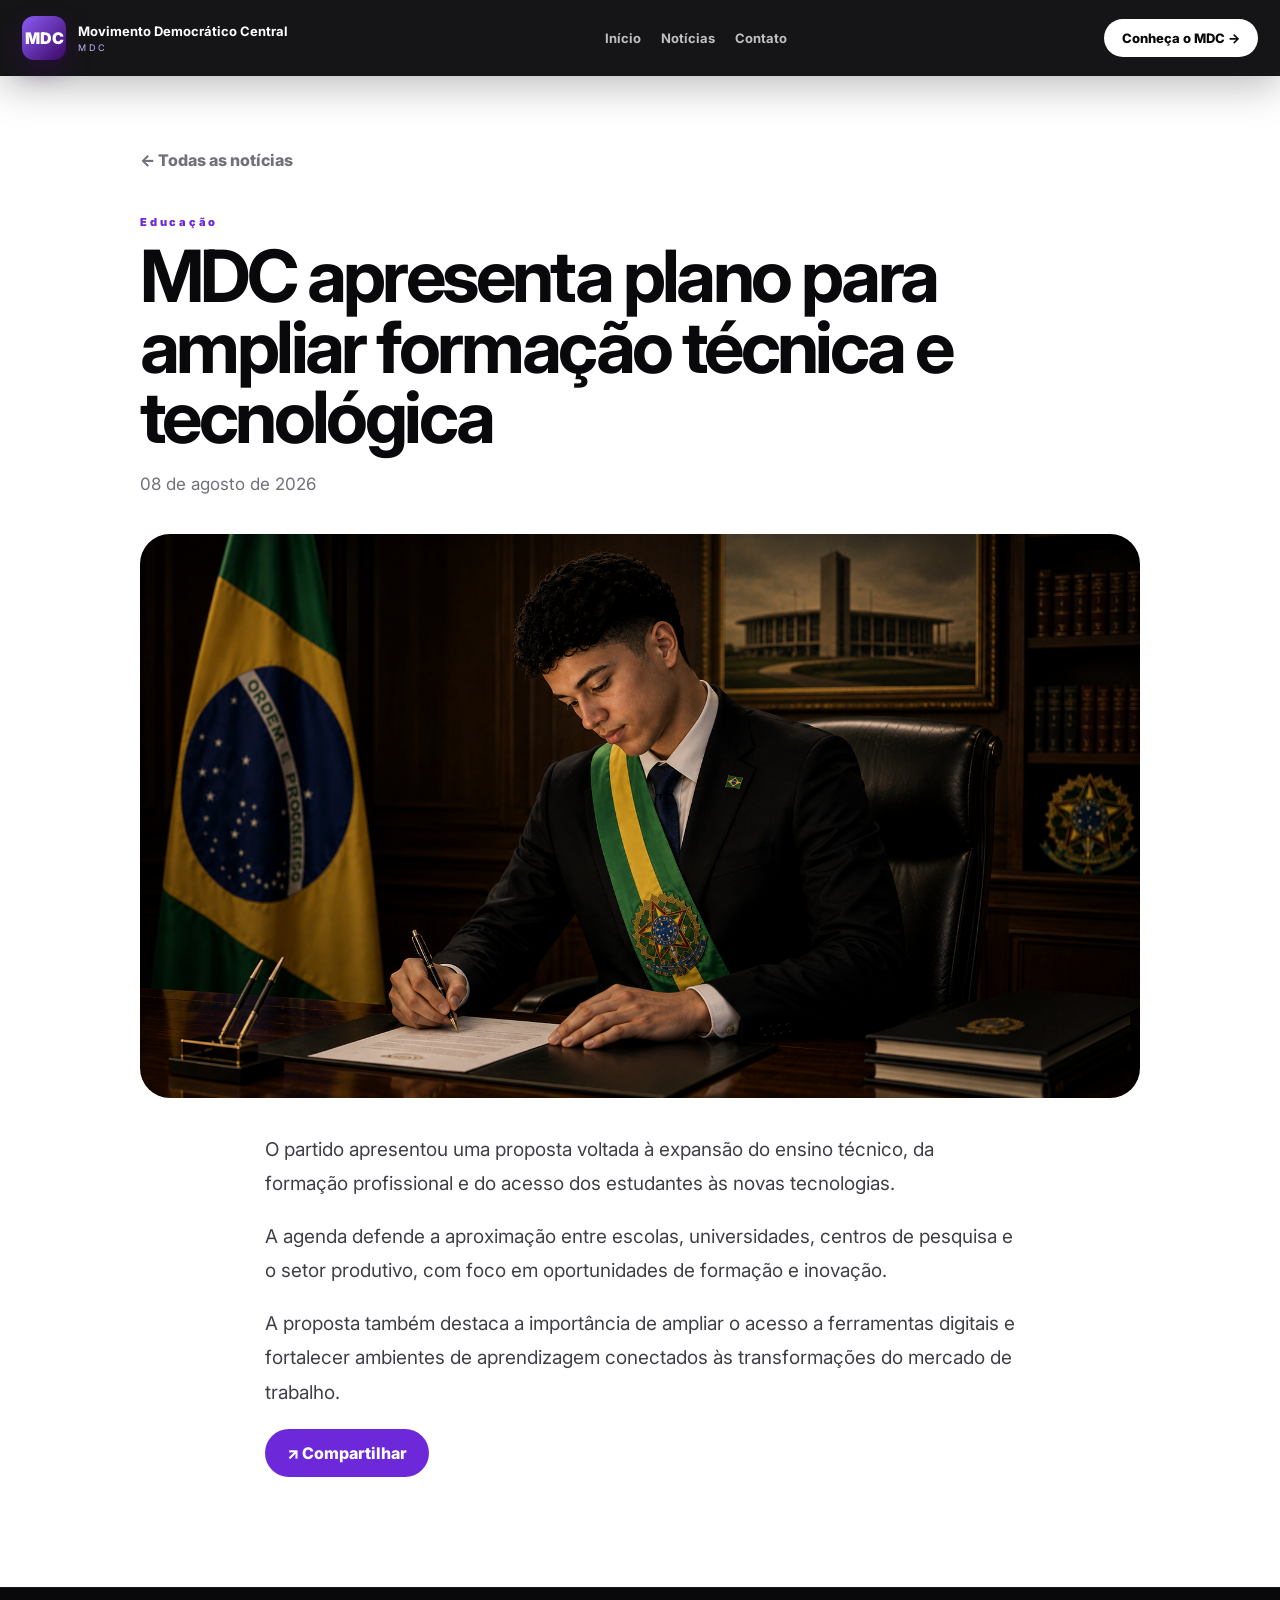
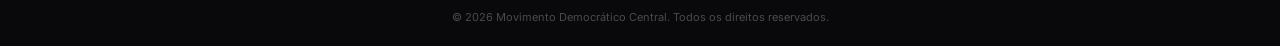
<file: html/noticia.html>
<!DOCTYPE html>
<html lang="pt-BR">

<head>
    <meta charset="UTF-8">
    <meta name="viewport" content="width=device-width, initial-scale=1.0">

    <title>Notícia — MDC</title>

    <link rel="preconnect" href="https://fonts.googleapis.com">
    <link rel="preconnect" href="https://fonts.gstatic.com" crossorigin>

    <link
        href="https://fonts.googleapis.com/css2?family=Inter:wght@400;500;600;700;800;900&display=swap"
        rel="stylesheet"
    >

    <link rel="stylesheet" href="../css/style.css">
</head>

<body>

    <header id="header" class="scrolled">
        <div class="nav-wrap">

            <a href="index.html" class="brand">
                <span class="logo">MDC</span>

                <span class="brand-text">
                    <strong>Movimento Democrático Central</strong>
                    <small>MDC</small>
                </span>
            </a>

            <nav class="desktop-nav">
                <a href="index.html">Início</a>
                <a href="noticias.html">Notícias</a>
                <a href="index.html#contato">Contato</a>
            </nav>

            <a class="header-btn" href="index.html#quem-somos">
                Conheça o MDC →
            </a>

        </div>
    </header>

    <main class="section" style="padding-top: 150px">

        <article class="container" style="max-width: 1000px">

            <a
                href="noticias.html"
                style="font-weight: 800; color: #71717a"
            >
                ← Todas as notícias
            </a>

            <div id="article"></div>

        </article>

    </main>

    <footer>
        <div class="copyright">
            © 2026 Movimento Democrático Central. Todos os direitos reservados.
        </div>
    </footer>

    <script>
        const data = [
            [
                1,
                "Educação",
                "MDC apresenta plano para ampliar formação técnica e tecnológica",
                "08 de agosto de 2026",
                "../image/presidente.png",
                [
                    "O partido apresentou uma proposta voltada à expansão do ensino técnico, da formação profissional e do acesso dos estudantes às novas tecnologias.",
                    "A agenda defende a aproximação entre escolas, universidades, centros de pesquisa e o setor produtivo, com foco em oportunidades de formação e inovação.",
                    "A proposta também destaca a importância de ampliar o acesso a ferramentas digitais e fortalecer ambientes de aprendizagem conectados às transformações do mercado de trabalho."
                ]
            ],

            [
                2,
                "Trabalho",
                "MDC debate medidas para estimular emprego e empreendedorismo",
                "06 de agosto de 2026",
                "https://images.unsplash.com/photo-1521737711867-e3b97375f902?auto=format&fit=crop&w=1600&q=85",
                [
                    "A proposta reúne iniciativas para reduzir burocracias, facilitar o acesso ao crédito e incentivar pequenos negócios.",
                    "O MDC defende medidas que favoreçam a abertura e a continuidade de empreendimentos, especialmente para quem está começando.",
                    "O objetivo é estimular a geração de renda e criar um ambiente mais favorável à inovação e à atividade produtiva."
                ]
            ],

            [
                3,
                "Saúde",
                "MDC propõe novas estratégias para reduzir filas na saúde pública",
                "04 de agosto de 2026",
                "https://images.unsplash.com/photo-1576091160399-112ba8d25d1d?auto=format&fit=crop&w=1600&q=85",
                [
                    "O plano destaca prevenção, tecnologia, integração de informações e melhoria da gestão dos serviços públicos.",
                    "Entre as diretrizes está o uso responsável de tecnologia para melhorar fluxos, facilitar o acesso a informações e apoiar a gestão.",
                    "A proposta também reforça a prevenção e a organização dos serviços como caminhos para melhorar o atendimento."
                ]
            ],

            [
                4,
                "Tecnologia",
                "MDC defende maior investimento em ciência, pesquisa e inovação",
                "02 de agosto de 2026",
                "https://images.unsplash.com/photo-1518770660439-4636190af475?auto=format&fit=crop&w=1600&q=85",
                [
                    "A proposta busca aproximar universidades, centros de pesquisa, empresas e poder público.",
                    "O MDC considera ciência, pesquisa e inovação instrumentos importantes para o desenvolvimento de soluções e para a competitividade brasileira.",
                    "A agenda propõe fortalecer conexões entre conhecimento, tecnologia e necessidades da sociedade."
                ]
            ],

            [
                5,
                "Sustentabilidade",
                "MDC apresenta agenda de sustentabilidade para o desenvolvimento brasileiro",
                "30 de julho de 2026",
                "../image/crianca.png",
                [
                    "A agenda reúne propostas relacionadas à reciclagem, energias renováveis, preservação ambiental e desenvolvimento sustentável.",
                    "A visão do MDC combina desenvolvimento e responsabilidade ambiental, buscando incentivar práticas sustentáveis e inovação.",
                    "A proposta também destaca educação ambiental, preservação e uso responsável dos recursos naturais."
                ]
            ]
        ];

        // Obtém o ID da notícia pela URL.
        // Exemplo: noticia.html?id=3
        const id = Number(
            new URLSearchParams(window.location.search).get("id") || 1
        );

        // Procura a notícia correspondente.
        // Caso não encontre, utiliza a primeira notícia.
        const noticia = data.find(item => item[0] === id) || data[0];

        // Gera os parágrafos da notícia.
        const paragrafos = noticia[5]
            .map(paragrafo => `
                <p
                    style="
                        font-size: 19px;
                        line-height: 1.8;
                        color: #3f3f46;
                    "
                >
                    ${paragrafo}
                </p>
            `)
            .join("");

        // Monta o conteúdo completo da notícia.
        document.getElementById("article").innerHTML = `
            <div
                class="eyebrow"
                style="margin-top: 45px"
            >
                ${noticia[1]}
            </div>

            <h1
                style="
                    font-size: clamp(42px, 6vw, 72px);
                    line-height: .98;
                    letter-spacing: -.05em;
                    margin: 10px 0;
                "
            >
                ${noticia[2]}
            </h1>

            <p style="color: #71717a">
                ${noticia[3]}
            </p>

            <img
                src="${noticia[4]}"
                 alt="${noticia[2]}"
                 class="${noticia[0] === 5 ? "imagem-sustentabilidade" : ""}"
                     style="
                        width: 100%;
                        height: auto;
                        max-height: 700px;
                        object-fit: contain;
                        background: #f3e8ff;
                        border-radius: 30px;
                        margin: 35px 0;
                        display: block;
"
>

            <div
                style="
                    max-width: 750px;
                    margin: auto;
                "
            >
                ${paragrafos}

                <button
                    class="btn primary"
                    id="shareButton"
                    type="button"
                >
                    ↗ Compartilhar
                </button>
            </div>
        `;

        // Compartilhamento
        const shareButton = document.getElementById("shareButton");

        shareButton.addEventListener("click", async () => {
            if (navigator.share) {
                try {
                    await navigator.share({
                        title: noticia[2],
                        text: noticia[2],
                        url: window.location.href
                    });
                } catch (error) {
                    // Usuário cancelou o compartilhamento.
                }
            } else {
                alert(
                    "O compartilhamento não está disponível neste navegador."
                );
            }
        });
    </script>

</body>

</html>
</file>
<file: css/style.css>
/* =========================================================
   RESET / CONFIGURAÇÕES GERAIS
========================================================= */

* {
    box-sizing: border-box;
}

html {
    scroll-behavior: smooth;
}

body {
    margin: 0;
    font-family: Inter, Arial, sans-serif;
    color: #09090B;
}

a {
    text-decoration: none;
    color: inherit;
}

button,
input,
textarea {
    font: inherit;
}

button {
    cursor: pointer;
}


/* =========================================================
   HEADER / NAVEGAÇÃO
========================================================= */

#header {
    position: fixed;
    z-index: 50;
    top: 0;
    left: 0;
    right: 0;

    color: #fff;

    transition: 0.3s;

    background: rgba(9, 9, 11, 0.12);
    backdrop-filter: blur(12px);
}

#header.scrolled {
    background: rgba(9, 9, 11, 0.95);
    box-shadow: 0 10px 40px #0004;
}

.nav-wrap {
    height: 76px;
    max-width: 1280px;
    margin: auto;
    padding: 0 22px;

    display: flex;
    align-items: center;
    justify-content: space-between;

    gap: 25px;
}

.brand {
    display: flex;
    align-items: center;
    gap: 12px;
}

.logo {
    width: 44px;
    height: 44px;

    border-radius: 12px;

    display: grid;
    place-items: center;

    font-weight: 900;

    background: linear-gradient(
        135deg,
        #8B5CF6,
        #3B0764
    );

    box-shadow: 0 10px 25px #3b076466;
}

.brand-text {
    display: flex;
    flex-direction: column;

    font-size: 13px;
}

.brand-text small {
    font-size: 9px;
    letter-spacing: 0.3em;
    color: #c4b5fd;
    margin-top: 3px;
}

.desktop-nav {
    display: flex;
    gap: 20px;

    font-size: 13px;
    font-weight: 700;

    color: #ffffffbb;
}

.desktop-nav a:hover {
    color: #fff;
}

.header-btn {
    background: #fff;
    color: #09090B;

    padding: 11px 18px;

    border-radius: 30px;

    font-size: 13px;
    font-weight: 800;
}

.hamburger {
    display: none;

    background: none;
    border: 0;

    color: #fff;
    font-size: 26px;
}

.mobile-nav {
    display: none;

    padding: 12px 22px 18px;

    background: #09090B;
    border-top: 1px solid #ffffff12;
}

.mobile-nav a {
    display: block;

    padding: 14px 0;

    border-bottom: 1px solid #ffffff0d;

    font-weight: 700;
}

.mobile-nav.open {
    display: block;
}


/* =========================================================
   HERO
========================================================= */

.hero {
    min-height: 88vh;

    position: relative;

    display: flex;
    align-items: flex-end;

    overflow: hidden;

    color: #fff;
}

.hero-bg {
    position: absolute;
    inset: 0;

    background-image: url(
        "https://images.unsplash.com/photo-1529156069898-49953e39b3ac?auto=format&fit=crop&w=2200&q=90"
    );

    background-size: cover;
    background-position: center;
}

.hero-overlay {
    position: absolute;
    inset: 0;

    background:
        linear-gradient(
            90deg,
            #09090B 0%,
            #09090bcc 45%,
            #3B076466 100%
        ),
        linear-gradient(
            0deg,
            #09090B 0%,
            transparent 60%
        );
}

.hero-content {
    position: relative;

    max-width: 1280px;
    width: 100%;

    margin: auto;

    padding: 160px 22px 90px;
}

.pill {
    display: inline-flex;
    align-items: center;
    gap: 8px;

    padding: 9px 14px;

    border: 1px solid #c4b5fd55;
    border-radius: 30px;

    background: #3b076466;

    color: #ddd6fe;

    font-size: 10px;
    font-weight: 900;
    letter-spacing: 0.2em;
}

.pill span {
    width: 8px;
    height: 8px;

    border-radius: 50%;

    background: #8B5CF6;
}

.hero h1 {
    font-size: clamp(50px, 7vw, 100px);

    line-height: 0.95;
    letter-spacing: -0.05em;

    margin: 25px 0 0;

    font-weight: 900;
}

.hero h1 em,
h2 em {
    color: #a78bfa;
    font-style: normal;
}

.hero-content p {
    max-width: 700px;

    color: #ffffffb5;

    font-size: 19px;
    line-height: 1.7;

    margin: 28px 0;
}

.hero-actions {
    display: flex;
    gap: 12px;
    flex-wrap: wrap;
}

.scroll-down {
    position: absolute;

    bottom: 25px;
    left: 50%;

    font-size: 28px;

    color: #ffffff88;
}


/* =========================================================
   BOTÕES
========================================================= */

.btn {
    border: 0;
    border-radius: 30px;

    padding: 14px 22px;

    font-weight: 800;

    display: inline-block;

    transition: 0.25s;
}

.btn.primary {
    background: #6D28D9;
    color: #fff;
}

.btn.primary:hover {
    background: #5B21B6;
    transform: translateY(-2px);
}

.btn.outline {
    border: 1px solid #ffffff35;

    background: #ffffff0d;

    color: #fff;
}

.btn.outline:hover {
    background: #fff;
    color: #3B0764;
}

.btn.white {
    background: #fff;
    color: #3B0764;
}

.btn.white:hover {
    transform: translateY(-2px);
}


/* =========================================================
   SEÇÕES / CONTAINERS
========================================================= */

.section {
    padding: 110px 22px;
}

.container,
.two-col {
    max-width: 1280px;
    margin: auto;
}

.two-col {
    display: grid;

    grid-template-columns: 1fr 1fr;

    gap: 70px;

    align-items: center;
}

.eyebrow {
    font-size: 11px;
    font-weight: 900;
    letter-spacing: 0.25em;

    color: #6D28D9;

    margin-bottom: 12px;
}

.eyebrow.light {
    color: #c4b5fd;
}

.section h2 {
    font-size: clamp(38px, 4.5vw, 62px);

    line-height: 1;
    letter-spacing: -0.045em;

    margin: 0 0 24px;

    font-weight: 900;
}

.section p {
    font-size: 17px;
    line-height: 1.75;

    color: #52525b;
}

.lead {
    font-size: 18px !important;

    max-width: 720px;

    color: #ffffffa8 !important;
}

.dark-lead {
    color: #52525b !important;
}

.dark {
    background: #09090B;
    color: #fff;
}

.light-bg {
    background: #f4f4f5;
}

.purple {
    background: #3B0764;
    color: #fff;
}


/* =========================================================
   ABOUT / ARTE
========================================================= */

.about-art {
    min-height: 500px;

    border-radius: 32px;

    background: #3B0764;

    position: relative;

    overflow: hidden;
}

.about-art::before,
.about-art::after {
    content: "";

    position: absolute;

    border-radius: 50%;

    filter: blur(55px);
}

.about-art::before {
    width: 330px;
    height: 330px;

    right: -80px;
    top: -80px;

    background: #8B5CF699;
}

.about-art::after {
    width: 300px;
    height: 300px;

    left: -100px;
    bottom: -80px;

    background: #6D28D999;
}

.art-card {
    position: absolute;

    inset: 32px;

    border: 1px solid #ffffff22;
    border-radius: 24px;

    background: #ffffff0b;

    padding: 32px;

    color: #fff;

    backdrop-filter: blur(5px);
}

.art-card small {
    font-weight: 900;
    letter-spacing: 0.25em;
}

.art-card strong {
    display: block;

    margin-top: 90px;

    font-size: 50px;
    line-height: 1;
    letter-spacing: -0.04em;
}

.art-card em {
    color: #c4b5fd;
    font-style: normal;
}

.art-card hr {
    border: 0;

    border-top: 1px solid #fff2;

    margin: 32px 0;
}

.art-tags {
    display: grid;

    grid-template-columns: 1fr 1fr;

    gap: 10px;
}

.art-tags span {
    padding: 13px;

    border: 1px solid #ffffff14;

    background: #0003;

    border-radius: 12px;

    font-size: 13px;
    font-weight: 700;
}


/* =========================================================
   MINI GRID
========================================================= */

.mini-grid {
    display: grid;

    grid-template-columns: repeat(3, 1fr);

    gap: 12px;

    margin-top: 30px;
}

.mini-grid div {
    border: 1px solid #e4e4e7;

    padding: 18px;

    border-radius: 16px;
}

.mini-grid b {
    display: block;
}

.mini-grid span {
    display: block;

    color: #71717a;

    font-size: 12px;
    line-height: 1.6;

    margin-top: 7px;
}


/* =========================================================
   CARDS
========================================================= */

.cards {
    display: grid;

    gap: 16px;

    margin-top: 45px;
}

.cards.six {
    grid-template-columns: repeat(3, 1fr);
}

.cards article {
    border: 1px solid #ffffff12;

    background: #ffffff08;

    padding: 28px;

    border-radius: 24px;

    transition: 0.3s;
}

.cards article:hover {
    transform: translateY(-5px);

    border-color: #a78bfa66;

    background: #3b076433;
}

.cards i {
    display: grid;
    place-items: center;

    width: 48px;
    height: 48px;

    border-radius: 14px;

    background: #8b5cf622;

    font-style: normal;
    font-size: 22px;
}

.cards h3 {
    font-size: 20px;

    margin: 25px 0 8px;
}

.cards p {
    color: #ffffff88;

    margin: 0;

    font-size: 15px;
}


/* =========================================================
   METAS / GOALS
========================================================= */

.goals {
    display: grid;

    grid-template-columns: repeat(3, 1fr);

    gap: 18px;

    margin-top: 45px;
}

.goals article {
    background: #fff;

    border: 1px solid #e4e4e7;

    padding: 28px;

    border-radius: 24px;

    box-shadow: 0 5px 20px #00000008;

    transition: 0.3s;
}

.goals article:hover {
    transform: translateY(-4px);

    box-shadow: 0 15px 35px #00000012;
}

.goals b {
    color: #6D28D9;

    font-size: 13px;

    letter-spacing: 0.15em;
}

.goals h3 {
    font-size: 25px;

    margin: 28px 0 8px;
}

.goals p {
    margin: 0;

    font-size: 15px;
}


/* =========================================================
   PROPOSTAS
========================================================= */

.proposals {
    align-items: start;
}

.proposal-list {
    display: grid;

    gap: 8px;
}

.proposal-list > div {
    display: flex;
    align-items: center;

    gap: 15px;

    padding: 18px;

    border: 1px solid #ffffff12;

    background: #ffffff08;

    border-radius: 16px;

    font-weight: 800;
}

.proposal-list > div small {
    margin-left: auto;

    color: #ffffff44;
}


/* =========================================================
   NOTÍCIAS
========================================================= */

.news-section {
    background: #fff;
}

.news-head {
    display: flex;

    justify-content: space-between;
    align-items: end;

    gap: 20px;
}

.see-all {
    font-weight: 800;

    color: #6D28D9;

    margin-bottom: 35px;
}

.news-layout {
    display: grid;

    grid-template-columns: 1.35fr 1fr;

    gap: 18px;

    margin-top: 45px;
}

.featured {
    border-radius: 30px;

    overflow: hidden;

    background: #09090B;

    color: #fff;
}

.news-img {
    height: 300px;

    background-size: cover;
    background-position: center;
}


/* =========================================================
   IMAGENS DAS NOTÍCIAS
========================================================= */

.img1 {
    background-image: url(
        "../image/presidente.png"
    );
}

.img2 {
    background-image: url(
        "https://images.unsplash.com/photo-1521737711867-e3b97375f902?auto=format&fit=crop&w=600&q=85"
    );
}

.img3 {
    background-image: url(
        "https://images.unsplash.com/photo-1576091160399-112ba8d25d1d?auto=format&fit=crop&w=600&q=85"
    );
}

.img4 {
    background-image: url(
        "https://images.unsplash.com/photo-1518770660439-4636190af475?auto=format&fit=crop&w=600&q=85"
    );
}

.img5 {
    background-image: url(
        "../image/crianca.png"
    );
}


/* =========================================================
   NOTÍCIA EM DESTAQUE
========================================================= */

.featured-body {
    padding: 30px;
}

.featured-body small,
.secondary-news small {
    color: #a78bfa;

    font-weight: 900;

    letter-spacing: 0.15em;

    font-size: 10px;
}

.featured-body h3 {
    font-size: 30px;

    line-height: 1.15;

    margin: 12px 0;
}

.featured-body p {
    color: #ffffff99;
}

.featured-body a {
    font-weight: 800;
    color: #6200ff;
}


/* =========================================================
   NOTÍCIAS SECUNDÁRIAS
========================================================= */

.secondary-news {
    display: grid;

    gap: 12px;
}

.secondary-news article {
    display: grid;

    grid-template-columns: 120px 1fr;

    gap: 15px;

    background: #f4f4f5;

    border: 1px solid #e4e4e7;

    padding: 12px;

    border-radius: 20px;
}

.thumb {
    min-height: 125px;

    border-radius: 13px;

    background-size: cover;
    background-position: center;
}

.secondary-news h3 {
    font-size: 15px;

    line-height: 1.4;

    margin: 7px 0;
}

.secondary-news time {
    display: block;

    color: #71717a;

    font-size: 11px;
}

.secondary-news a {
    display: block;

    color: #6D28D9;

    font-size: 12px;
    font-weight: 800;

    margin-top: 8px;
}


/* =========================================================
   CONTATO / FORMULÁRIO
========================================================= */

.contact {
    align-items: start;
}

.contact form {
    background: #fff;

    border: 1px solid #e4e4e7;

    padding: 30px;

    border-radius: 30px;
}

.form-grid {
    display: grid;

    grid-template-columns: 1fr 1fr;

    gap: 18px;
}

.contact label {
    display: block;

    font-size: 13px;
    font-weight: 800;

    margin-bottom: 18px;
}

/* =========================================================
   FORMULÁRIO DE CONTATO — TEMA ROXO / PRETO
========================================================= */

.contact form {
    background: #09090B;
    border: 1px solid #6D28D955;
    padding: 30px;
    border-radius: 30px;

    box-shadow:
        0 20px 50px #00000020;
}


/* Labels */

.contact label {
    display: block;
    font-size: 13px;
    font-weight: 800;
    margin-bottom: 18px;
    color: #ffffff;
}


/* Campos */

.contact input,
.contact textarea {
    display: block;
    width: 100%;
    margin-top: 7px;

    background: #18111f;

    border: 1px solid #ffffff18;

    border-radius: 12px;
    padding: 13px;

    outline: none;

    color: #ffffff;

    transition:
        background 0.2s ease,
        border-color 0.2s ease,
        box-shadow 0.2s ease;
}


/* Placeholder */

.contact input::placeholder,
.contact textarea::placeholder {
    color: #a1a1aa;
}


/* Campo selecionado */

.contact input:focus,
.contact textarea:focus {
    background: #21152d;

    border-color: #8B5CF6;

    box-shadow:
        0 0 0 3px #8B5CF622;
}


/* Área da mensagem */

.contact textarea {
    min-height: 130px;
    resize: vertical;
}


/* =========================================================
   FOOTER
========================================================= */

footer {
    background: #09090B;

    color: #fff;
}

.footer-grid {
    max-width: 1280px;

    margin: auto;

    padding: 65px 22px;

    display: grid;

    grid-template-columns: 1.5fr 1fr 1fr;

    gap: 50px;
}

.footer-logo {
    font-size: 40px;

    font-weight: 900;
}

.footer-grid p {
    color: #ffffff66;

    max-width: 350px;

    line-height: 1.7;
}

.footer-grid h3 {
    font-size: 15px;
}

.footer-grid a,
.footer-grid span {
    display: block;

    color: #ffffff77;

    font-size: 13px;

    margin-top: 13px;
}

.footer-grid a:hover {
    color: #fff;
}

.copyright {
    border-top: 1px solid #ffffff0f;

    padding: 22px;

    text-align: center;

    color: #ffffff44;

    font-size: 11px;
}


/* =========================================================
   RESPONSIVIDADE
========================================================= */

/* -----------------------------------------
   TABLET / NOTEBOOK
------------------------------------------ */

@media (max-width: 1100px) {

    .desktop-nav,
    .header-btn {
        display: none;
    }

    .hamburger {
        display: block;
    }

    .cards.six,
    .goals {
        grid-template-columns: repeat(2, 1fr);
    }

}


/* -----------------------------------------
   TABLET
------------------------------------------ */

@media (max-width: 800px) {

    .two-col,
    .news-layout {
        grid-template-columns: 1fr;
    }

    .mini-grid {
        grid-template-columns: 1fr;
    }

    .about-art {
        min-height: 400px;
    }

    .hero-content {
        padding-top: 140px;
    }

    .hero h1 {
        font-size: 58px;
    }

    .news-head {
        align-items: start;

        flex-direction: column;
    }

    .see-all {
        margin: 0;
    }

    .footer-grid {
        grid-template-columns: 1fr 1fr;
    }

    .form-grid {
        grid-template-columns: 1fr;
    }

}


/* -----------------------------------------
   CELULAR
------------------------------------------ */

@media (max-width: 560px) {

    .section {
        padding: 80px 18px;
    }

    .container {
        padding: 0;
    }

    .cards.six,
    .goals {
        grid-template-columns: 1fr;
    }

    .hero-content {
        padding: 130px 18px 75px;
    }

    .hero h1 {
        font-size: 49px;
    }

    .hero-content p {
        font-size: 16px;
    }

    .brand-text {
        display: none;
    }

    .featured-body h3 {
        font-size: 25px;
    }

    .secondary-news article {
        grid-template-columns: 90px 1fr;
    }

    .thumb {
        min-height: 105px;
    }

    .footer-grid {
        grid-template-columns: 1fr;
    }

    .art-card {
        inset: 20px;

        padding: 24px;
    }

    .art-card strong {
        font-size: 40px;

        margin-top: 70px;
    }

}
</file>
